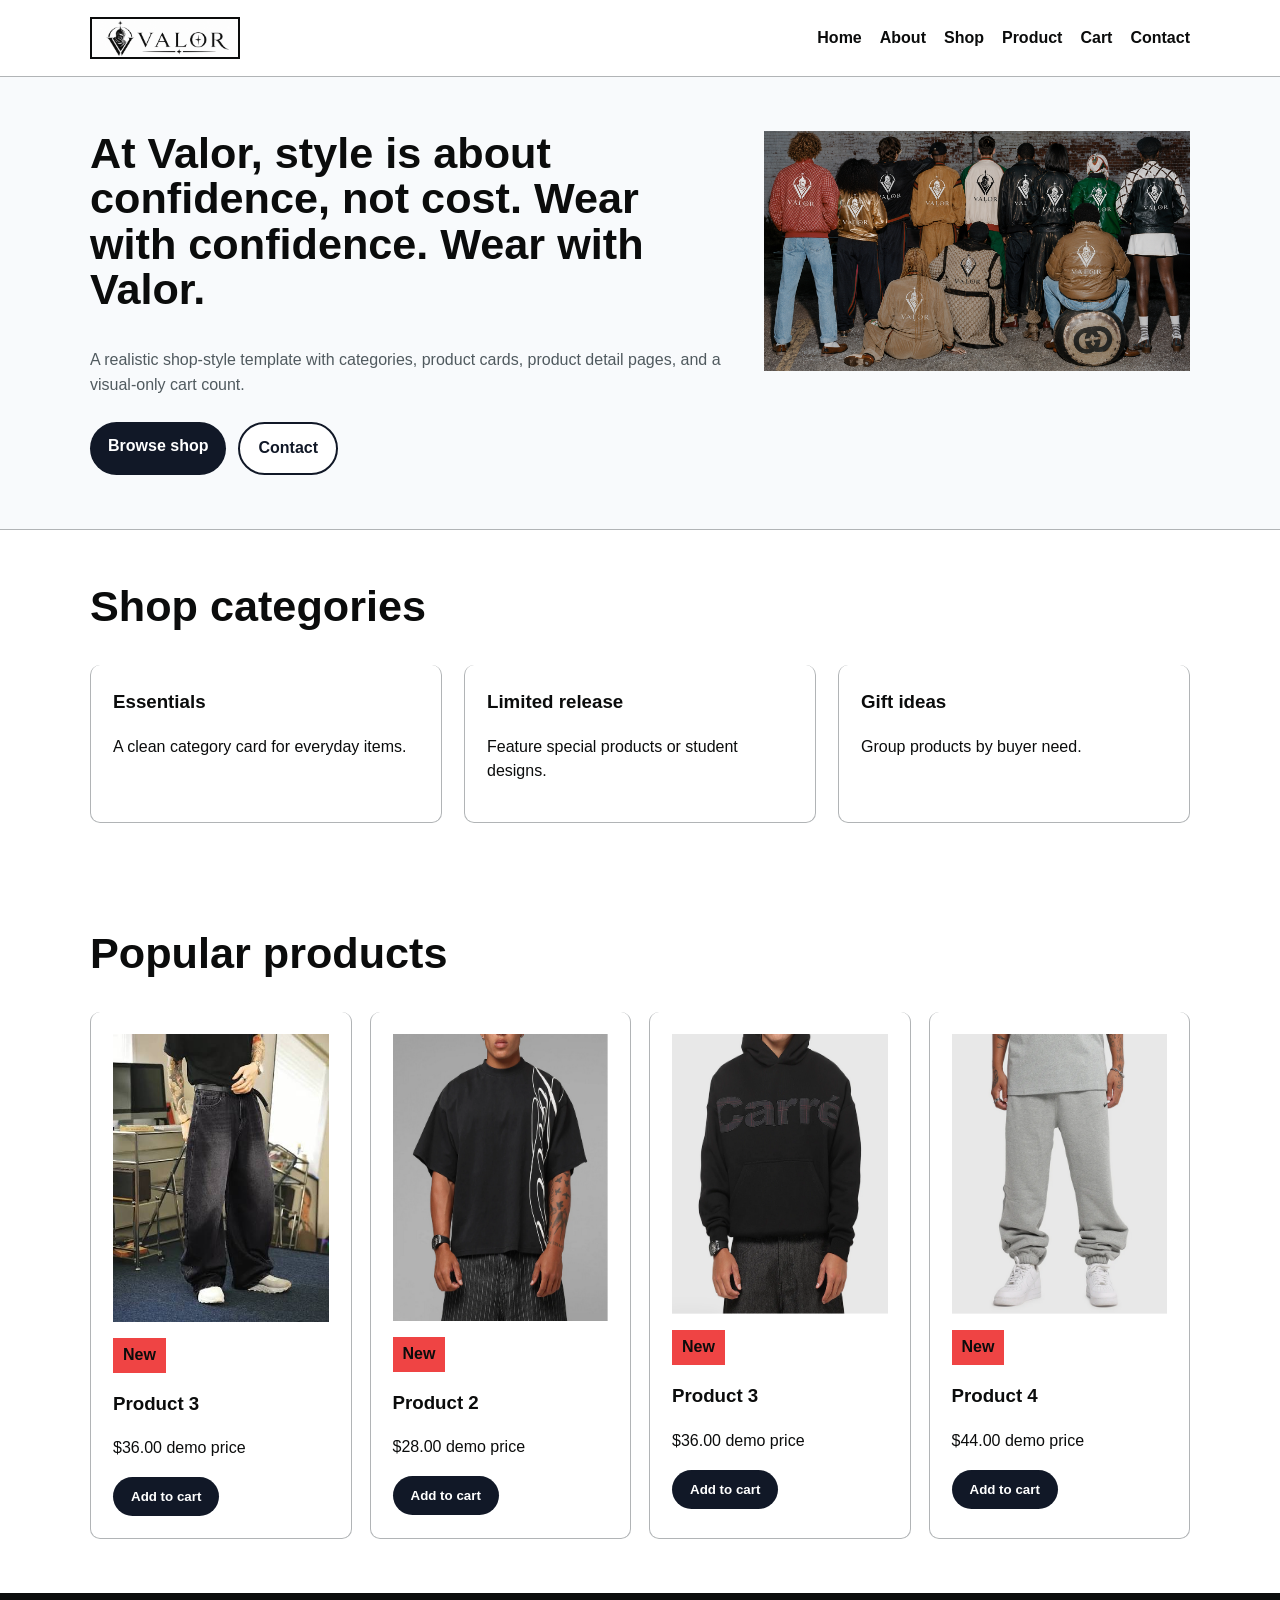
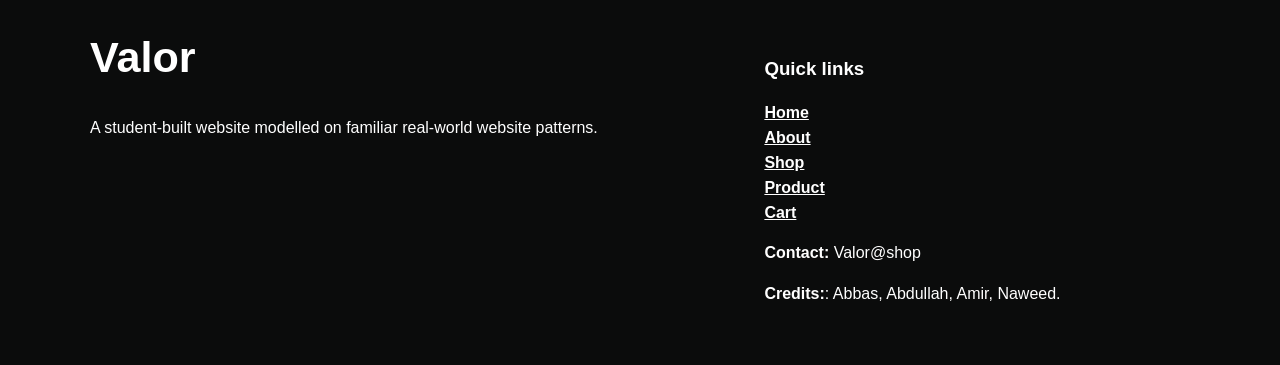
<file: docs/index.html>
<!DOCTYPE html>
<html lang="en">
  <head>
    <meta charset="UTF-8">
    <meta name="viewport" content="width=device-width, initial-scale=1.0">
    <title>Home | Market Studio</title>
    <link rel="stylesheet" href="css/style.css">
  </head>
  <body>
   
    <header class="site-header">
      <div class="container">
        <nav class="navbar" aria-label="Main navigation">
         
         
         
          <!-- TODO: Replace this logo image and text with your own brand. -->
          <a class="logo" href="index.html">
            <img src="assets/images/VAL.png" alt="Valor">
      
          </a>
          <button class="menu-toggle" type="button" aria-expanded="false">Menu <span class="cart-count">0</span>
        </button>
        <ul class="nav-links">
          <li>
            <a href="index.html">Home</a>
          </li>
          <li>
            <a href="about.html">About</a>
          </li>
          <li>
            <a href="shop.html">Shop</a>
          </li>
          <li>
            <a href="product.html">Product</a>
          </li>
          <li>
            <a href="cart.html">Cart</a>
          </li>
          
          <li>
            <a href="contact.html">Contact</a>
          </li>
          
        </ul>
      </nav>
    </div>
  </header>

  
  <main>
    <section class="hero">
      <div class="container hero-layout">
        <div>
          <h2>At Valor, style is about confidence, not cost.
Wear with confidence. Wear with Valor.</h2>
          <p class="lead">A realistic shop-style template with categories, product cards, product detail pages, and a visual-only cart count.</p>
          <div class="button-row">
            <a class="button" href="shop.html">Browse shop</a>
            <a class="button secondary" href="contact.html">Contact</a>
          </div>
        </div>
        <div> <img src="assets/images/Model.png" alt=""></div>
      </div>
    </section>
    <section class="section">
      <div class="container">
        <h2>Shop categories</h2>
        <div class="grid">
          <article class="card">
            <h3>Essentials</h3>
            <p>A clean category card for everyday items.</p>
          </article>
          <article class="card">
            <h3>Limited release</h3>
            <p>Feature special products or student designs.</p>
          </article>
          <article class="card">
            <h3>Gift ideas</h3>
            <p>Group products by buyer need.</p>
          </article>
        </div>
      </div>
    </section>
    <section class="section">
      <div class="container">
        <h2>Popular products</h2>
        <div class="product-grid">
          <article class="card">
            <div class="placeholder-box"><img src="assets/images/pr1.jpg"alt="" style = "width: 100%; height: 100%"></div>
            <p class="tag">New</p>
            <h3>Product 3</h3>
            <p>$36.00 demo price</p>
            <button class="button add-to-cart" type="button">Add to cart</button>
          </article>
          <article class="card">
            <img src="assets/images/tee.png" height = 59.5% width = 100%>  
            <p class="tag">New</p>
            <h3>Product 2</h3>
            <p>$28.00 demo price</p>
            <button class="button add-to-cart" type="button">Add to cart</button>
          </article>
          <article class="card">
           <div class="placeholder-box"><img src="assets/images/hod.png         " alt="" style = "width: 100%; height: 100%"></div>
            <p class="tag">New</p>
            <h3>Product 3</h3>
            <p>$36.00 demo price</p>
            <button class="button add-to-cart" type="button">Add to cart</button>
          </article>
          <article class="card">
           <div class="placeholder-box"><img src="assets/images/pan.png         " alt="" style = "width: 100%; height: 100%"></div>
            <p class="tag">New</p>
            <h3>Product 4</h3>
            <p>$44.00 demo price</p>
            <button class="button add-to-cart" type="button">Add to cart</button>
          </article>
        </div>
      </div>
    </section>
  </main>

  
  <footer class="site-footer">
    <div class="container footer-grid">
      <div>
        <h2>Valor</h2>
        <p>
          <!-- TODO: Replace this description. -->A student-built website modelled on familiar real-world website patterns.</p>
        </div>
        <div>
          <h3>Quick links</h3>
          <ul>
            <li>
              <a href="index.html">Home</a>
            </li>
            <li>
              <a href="about.html">About</a>
            </li>
            <li>
              <a href="shop.html">Shop</a>
            </li>
            <li>
              <a href="product.html">Product</a>
            </li>
            <li>
              <a href="cart.html">Cart</a>
            </li>
          </ul>
          <p>
            <strong>Contact:</strong> Valor@shop</p>
            <p>
              <strong>Credits:</strong>: Abbas, Abdullah, Amir, Naweed.</p>
            </div>
          </div>
        </footer>
        <script src="js/script.js">
        </script>
      </body>
    </html>
</file>
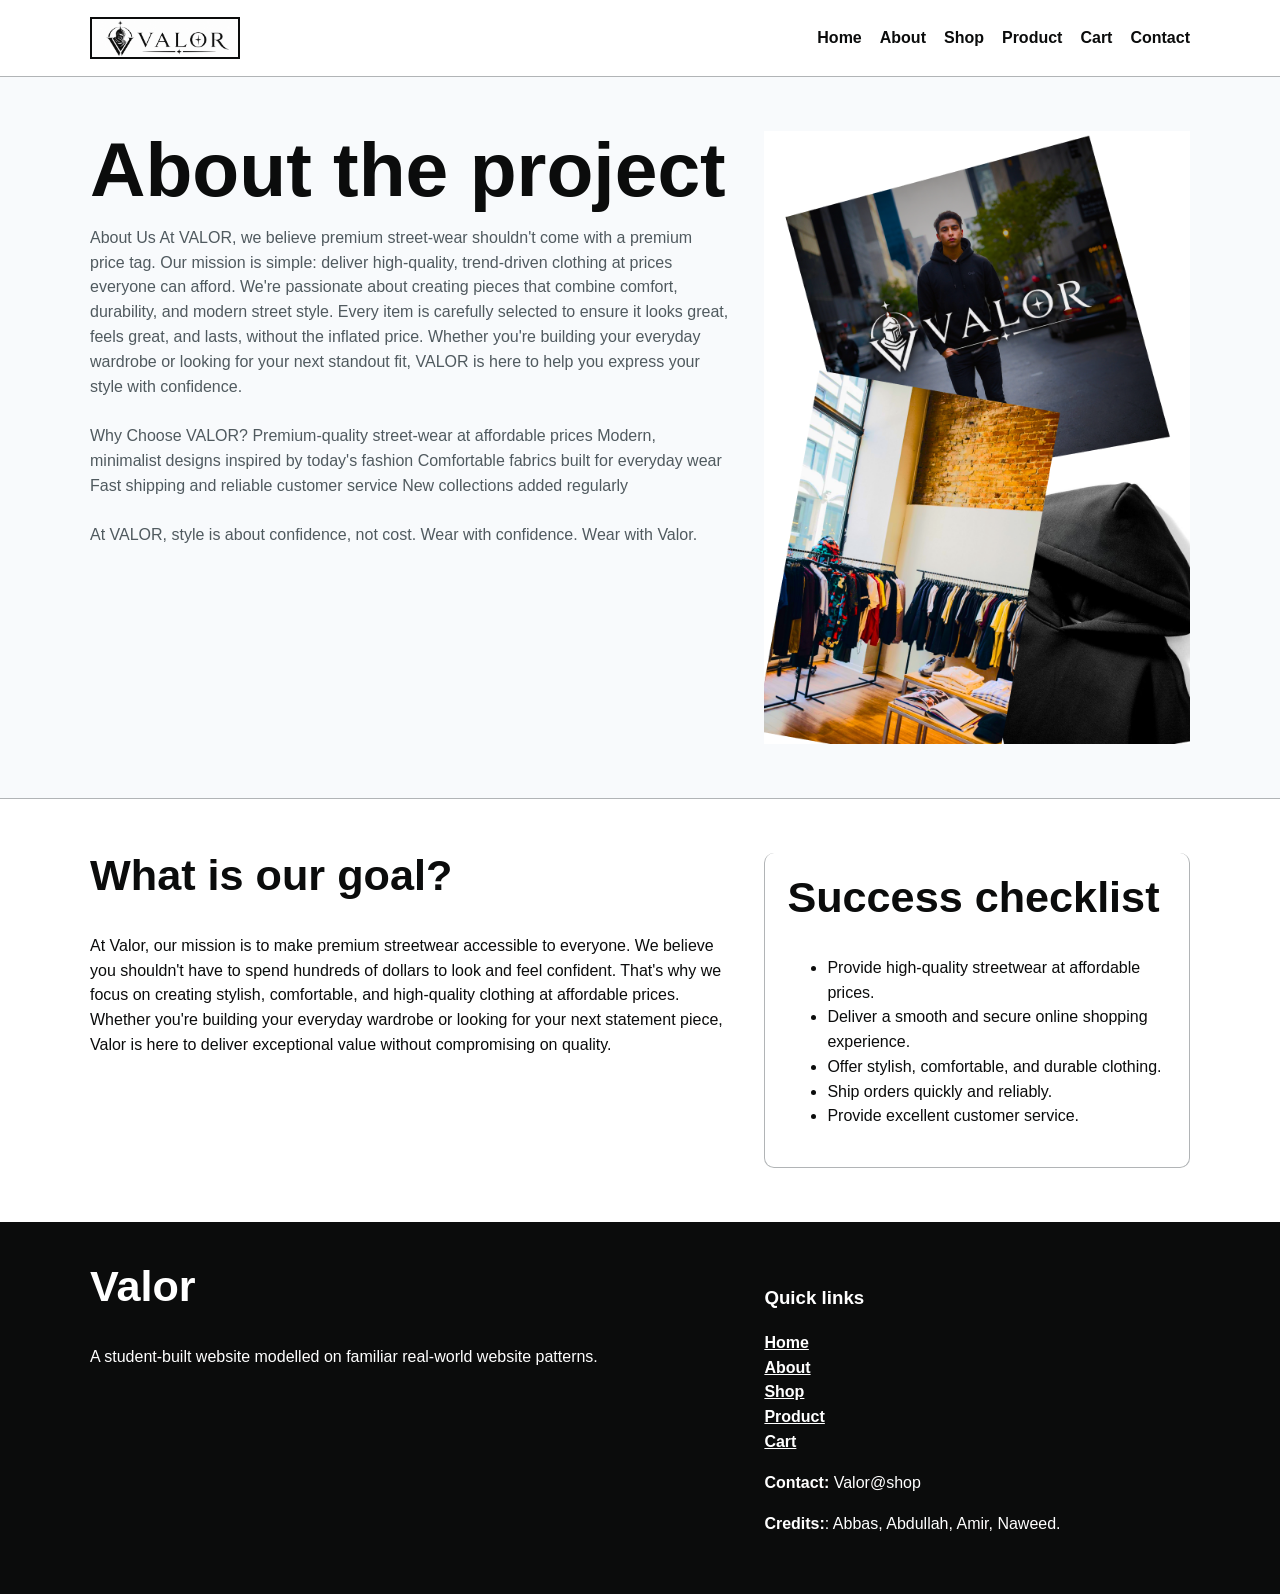
<file: docs/about.html>
<!DOCTYPE html>
<html lang="en">
  <head>
    <meta charset="UTF-8">
    <meta name="viewport" content="width=device-width, initial-scale=1.0">
    <title>About | Market Studio</title>
    <link rel="stylesheet" href="css/style.css">
  </head>
  <body>
    <header class="site-header">
      <div class="container">
        <nav class="navbar" aria-label="Main navigation">
          <!-- TODO: Replace this logo image and text with your own brand. -->
          <a class="logo" href="index.html">
            <img src="assets/images/VAL.png" alt="Valor Logo">
       
          </a>
          <button class="menu-toggle" type="button" aria-expanded="false">Menu <span class="cart-count">0</span>
        </button>
        <ul class="nav-links">
          <li>
            <a href="index.html">Home</a>
          </li>
          <li>
            <a href="about.html">About</a>
          </li>
          <li>
            <a href="shop.html">Shop</a>
          </li>
          <li>
            <a href="product.html">Product</a>
          </li>
          <li>
            <a href="cart.html">Cart</a>
          </li>
            <a href="contact.html">Contact</a>
          </li>
        </ul>
      </nav>
    </div>
  </header>
  <main>
    <section class="hero">
      <div class="container hero-layout">
        <div>
          <h1>About the project</h1>
          <p class="lead">About Us

At VALOR, we believe premium street-wear shouldn't come with a premium price tag. Our mission is simple: deliver high-quality, trend-driven clothing at prices everyone can afford.
We're passionate about creating pieces that combine comfort, durability, and modern street style. Every item is carefully selected to ensure it looks great, feels great, and lasts, without the inflated price.
Whether you're building your everyday wardrobe or looking for your next standout fit, VALOR is here to help you express your style with confidence.
<br>
<br>
Why Choose VALOR?
 Premium-quality street-wear at affordable prices
 Modern, minimalist designs inspired by today's fashion
 Comfortable fabrics built for everyday wear
 Fast shipping and reliable customer service
 New collections added regularly
<br>
<br>
          
At VALOR,
 style is about confidence, not cost.
Wear with confidence. Wear with Valor.
</p>

          <div class="button-row">
           
           
          </div>
        </div>
        <div><img src="assets/images/valo.png"
      </div>
    </section>
    <section class="section">
      <div class="container two-column">
        <div>
          <h2>What is our goal? </h2>
          <p>At Valor, our mission is to make premium streetwear accessible to everyone. We believe you shouldn't have to spend hundreds of dollars to look and feel confident. That's why we focus on creating stylish, comfortable, and high-quality clothing at affordable prices. Whether you're building your everyday wardrobe or looking for your next statement piece, Valor is here to deliver exceptional value without compromising on quality.</p>
        </div>
        <div class="highlight-box">
          <h2>Success checklist</h2>
          <ul>
            <li>Provide high-quality streetwear at affordable prices.</li>
            <li>Deliver a smooth and secure online shopping experience.</li>
            <li>Offer stylish, comfortable, and durable clothing.</li>
            <li>Ship orders quickly and reliably.</li>
            <li>Provide excellent customer service.</li>
          </ul>
        </div>
      </div>
    </section>
  </main>

  
  <footer class="site-footer">
    <div class="container footer-grid">
      <div>
        <h2>Valor</h2>
        <p>
          <!-- TODO: Replace this description. -->A student-built website modelled on familiar real-world website patterns.</p>
        </div>
        <div>
          <h3>Quick links</h3>
          <ul>
            <li>
              <a href="index.html">Home</a>
            </li>
            <li>
              <a href="about.html">About</a>
            </li>
            <li>
              <a href="shop.html">Shop</a>
            </li>
            <li>
              <a href="product.html">Product</a>
            </li>
            <li>
              <a href="cart.html">Cart</a>
            </li>
          </ul>
          <p>
            <strong>Contact:</strong> Valor@shop</p>
            <p>
              <strong>Credits:</strong>: Abbas, Abdullah, Amir, Naweed.</p>
            </div>
          </div>
        </footer>
        <script src="js/script.js">
        </script>
      </body>
    </html>
</file>
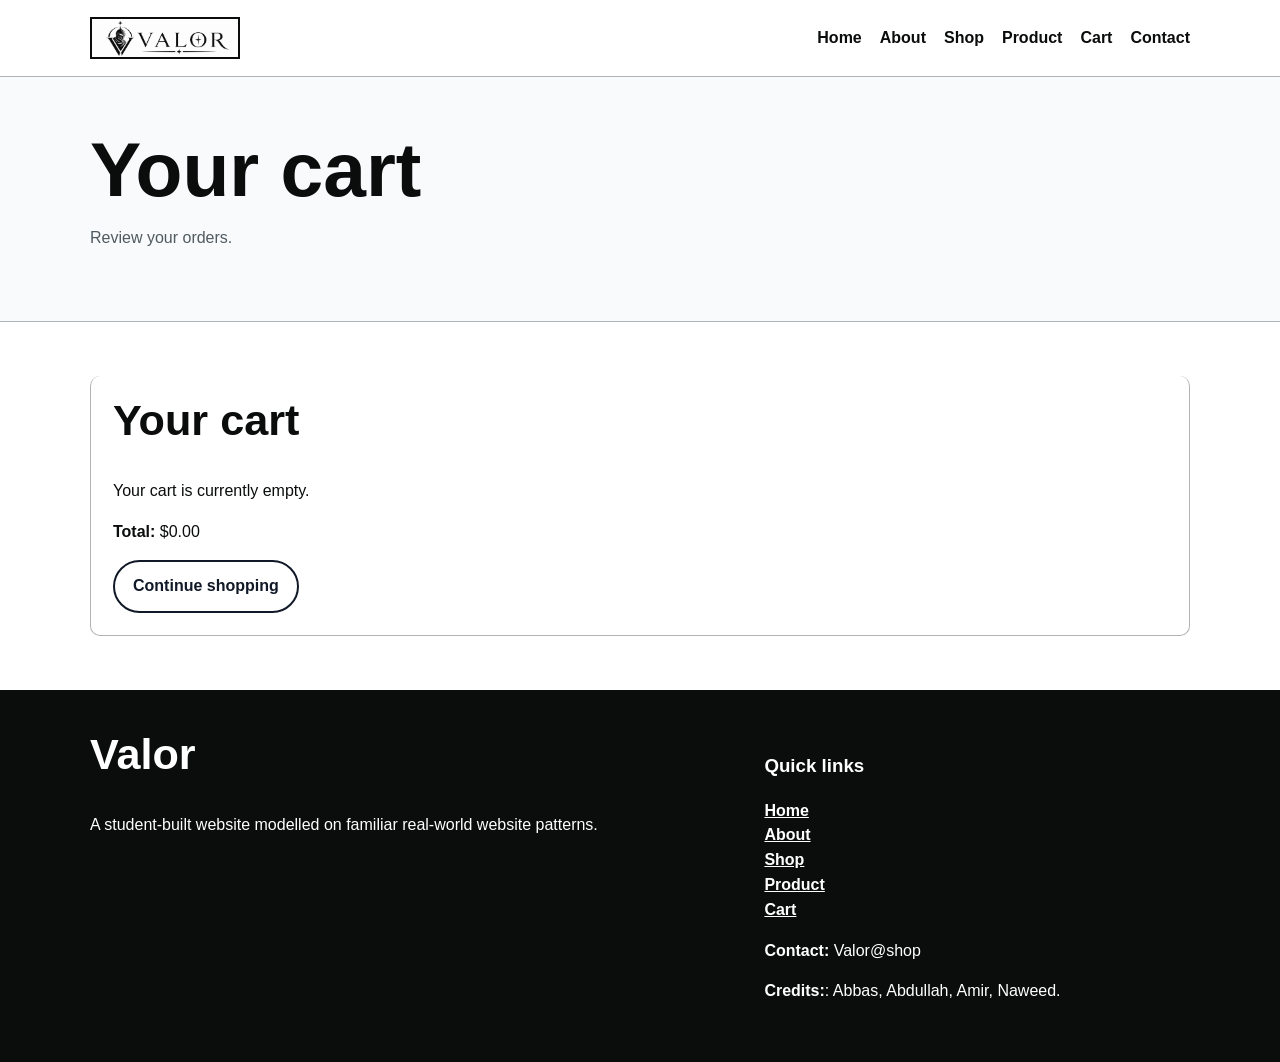
<file: docs/cart.html>
<!DOCTYPE html>
<html lang="en">
  <head>
    <meta charset="UTF-8">
    <meta name="viewport" content="width=device-width, initial-scale=1.0">
    <title>Home | Market Studio</title>
    <link rel="stylesheet" href="css/style.css">
  </head>
  <body>
   
    <header class="site-header">
      <div class="container">
        <nav class="navbar" aria-label="Main navigation">
         
         
         
          <!-- TODO: Replace this logo image and text with your own brand. -->
          <a class="logo" href="index.html">
            <img src="assets/images/VAL.png" alt="Valor">
            
          </a>
          <button class="menu-toggle" type="button" aria-expanded="false">Menu <span class="cart-count">0</span>
        </button>
        <ul class="nav-links">
          <li>
            <a href="index.html">Home</a>
          </li>
          <li>
            <a href="about.html">About</a>
          </li>
          <li>
            <a href="shop.html">Shop</a>
          </li>
          <li>
            <a href="product.html">Product</a>
          </li>
          <li>
            <a href="cart.html">Cart</a>
          </li>
          
          <li>
            <a href="contact.html">Contact</a>
          </li>
          
        </ul>
      </nav>
    </div>
  </header>
  
  <main>

    <section class="hero">
      <div class="container">
        <h1>Your cart</h1>
        <p class="lead">Review your orders.</p>
      </div>
    </section>
    <section class="section">
      <div class="container cart-summary">
        <h2>Your cart</h2>
        <p>Your cart is currently empty.</p>
        <p>
          <strong>Total:</strong> $0.00 </p>
          <a class="button secondary" href="shop.html">Continue shopping</a>
        </div>
      </section>
    </main>
    
    
  <footer class="site-footer">
    <div class="container footer-grid">
      <div>
        <h2>Valor</h2>
        <p>
          <!-- TODO: Replace this description. -->A student-built website modelled on familiar real-world website patterns.</p>
        </div>
        <div>
          <h3>Quick links</h3>
          <ul>
            <li>
              <a href="index.html">Home</a>
            </li>
            <li>
              <a href="about.html">About</a>
            </li>
            <li>
              <a href="shop.html">Shop</a>
            </li>
            <li>
              <a href="product.html">Product</a>
            </li>
            <li>
              <a href="cart.html">Cart</a>
            </li>
          </ul>
          <p>
            <strong>Contact:</strong> Valor@shop</p>
            <p>
              <strong>Credits:</strong>: Abbas, Abdullah, Amir, Naweed.</p>
            </div>
          </div>
        </footer>
        <script src="js/script.js">
        </script>
      </body>
    </html>
</file>
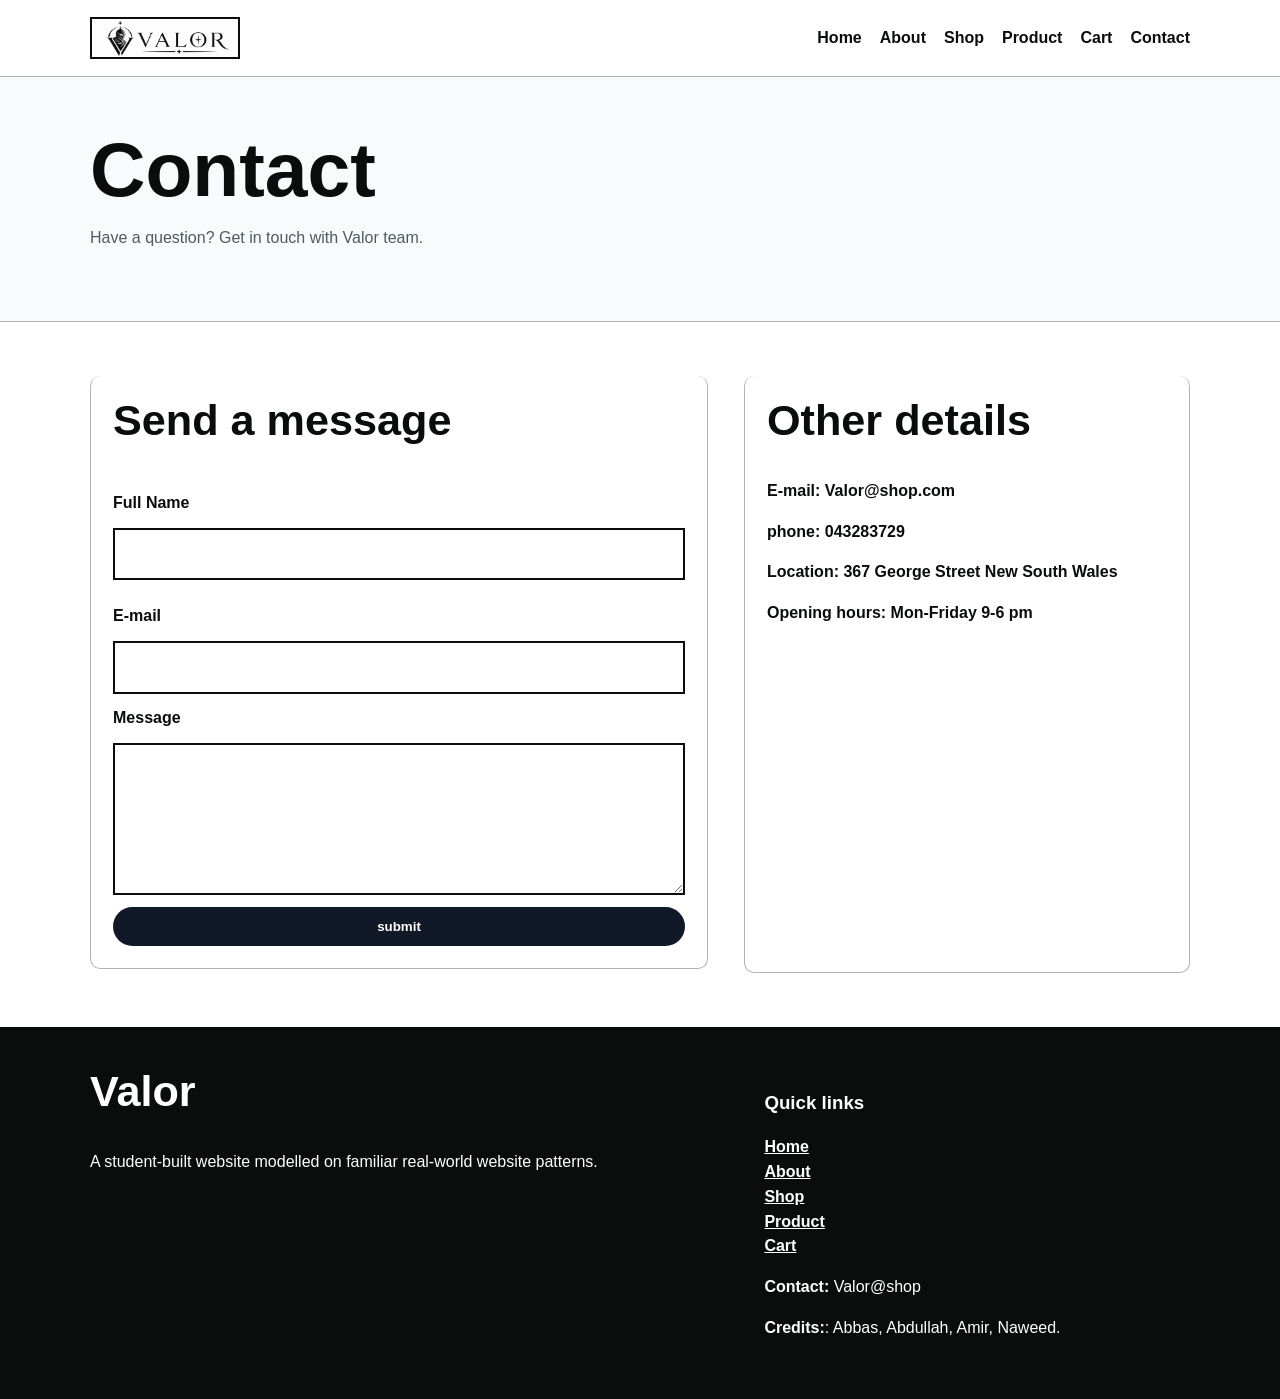
<file: docs/contact.html>
<!DOCTYPE html>
<html lang="en">
  <head>
    <meta charset="UTF-8">
    <meta name="viewport" content="width=device-width, initial-scale=1.0">
    <title>Home | Market Studio</title>
    <link rel="stylesheet" href="css/style.css">
  </head>
  <body>
   
    <header class="site-header">
      <div class="container">
        <nav class="navbar" aria-label="Main navigation">
         
         
         
          <!-- TODO: Replace this logo image and text with your own brand. -->
          <a class="logo" href="index.html">
            <img src="assets/images/VAL.png" alt="Valor">
            
          </a>
          <button class="menu-toggle" type="button" aria-expanded="false">Menu <span class="cart-count">0</span>
        </button>
        <ul class="nav-links">
          <li>
            <a href="index.html">Home</a>
          </li>
          <li>
            <a href="about.html">About</a>
          </li>
          <li>
            <a href="shop.html">Shop</a>
          </li>
          <li>
            <a href="product.html">Product</a>
          </li>
          <li>
            <a href="cart.html">Cart</a>
          </li>
          
          <li>
            <a href="contact.html">Contact</a>
          </li>
          
        </ul>
      </nav>
    </div>
  </header>

    <section class="hero">
      <div class="container">
        <h1>Contact</h1>
        <p class="lead">Have a question?       Get in touch with Valor team.</p>
      </div>
    </section>
    <section class="section">
      <div class="container two-column">
        <form class="card">
          <h2>Send a message</h2>
          <label for="full name">Full Name</label>
          <input valor@store.com>
           <inpul valor2store.com> </inpul>
          <label for="email">E-mail</label>
          <input id="email" type="email">
          <label for="message">Message</label>
          <textarea id="message" rows="5">
          </textarea>
          <button class="button" type="button">submit</button>
        </form>
        <div class="highlight-box">
          <h2>Other details</h2>
          <p>
          <label>E-mail: <strong>Valor@shop.com</strong><p></p>
            <label> phone: </strog> 043283729<p></p>
              <strong>Location:</strong> 367 George Street New South Wales</p>
              <label>Opening hours:</label>  Mon-Friday  9-6 pm<p></p>
            <iframe src="https://www.google.com/maps/embed?pb=!1m18!1m12!1m3!1d29724686.213439044!2d111.87860458660546!3d-24.571874936088648!2m3!1f0!2f0!3f0!3m2!1i1024!2i768!4f13.1!3m3!1m2!1s0x2b2bfd076787c5df%3A0x538267a1955b1352!2sAustralia!5e0!3m2!1sen!2sau!4v1783475779825!5m2!1sen!2sau" width="400" height="300" style="border:0;" allowfullscreen="" loading="lazy" referrerpolicy="strict-origin-when-cross-origin"></iframe>
            </div>
            </div>
          </div>
        </section>
      </main>

      
  <footer class="site-footer">
    <div class="container footer-grid">
      <div>
        <h2>Valor</h2>
        <p>
          <!-- TODO: Replace this description. -->A student-built website modelled on familiar real-world website patterns.</p>
        </div>
        <div>
          <h3>Quick links</h3>
          <ul>
            <li>
              <a href="index.html">Home</a>
            </li>
            <li>
              <a href="about.html">About</a>
            </li>
            <li>
              <a href="shop.html">Shop</a>
            </li>
            <li>
              <a href="product.html">Product</a>
            </li>
            <li>
              <a href="cart.html">Cart</a>
            </li>
          </ul>
          <p>
            <strong>Contact:</strong> Valor@shop</p>
            <p>
              <strong>Credits:</strong>: Abbas, Abdullah, Amir, Naweed.</p>
            </div>
          </div>
        </footer>
        <script src="js/script.js">
        </script>
      </body>
    </html>
</file>
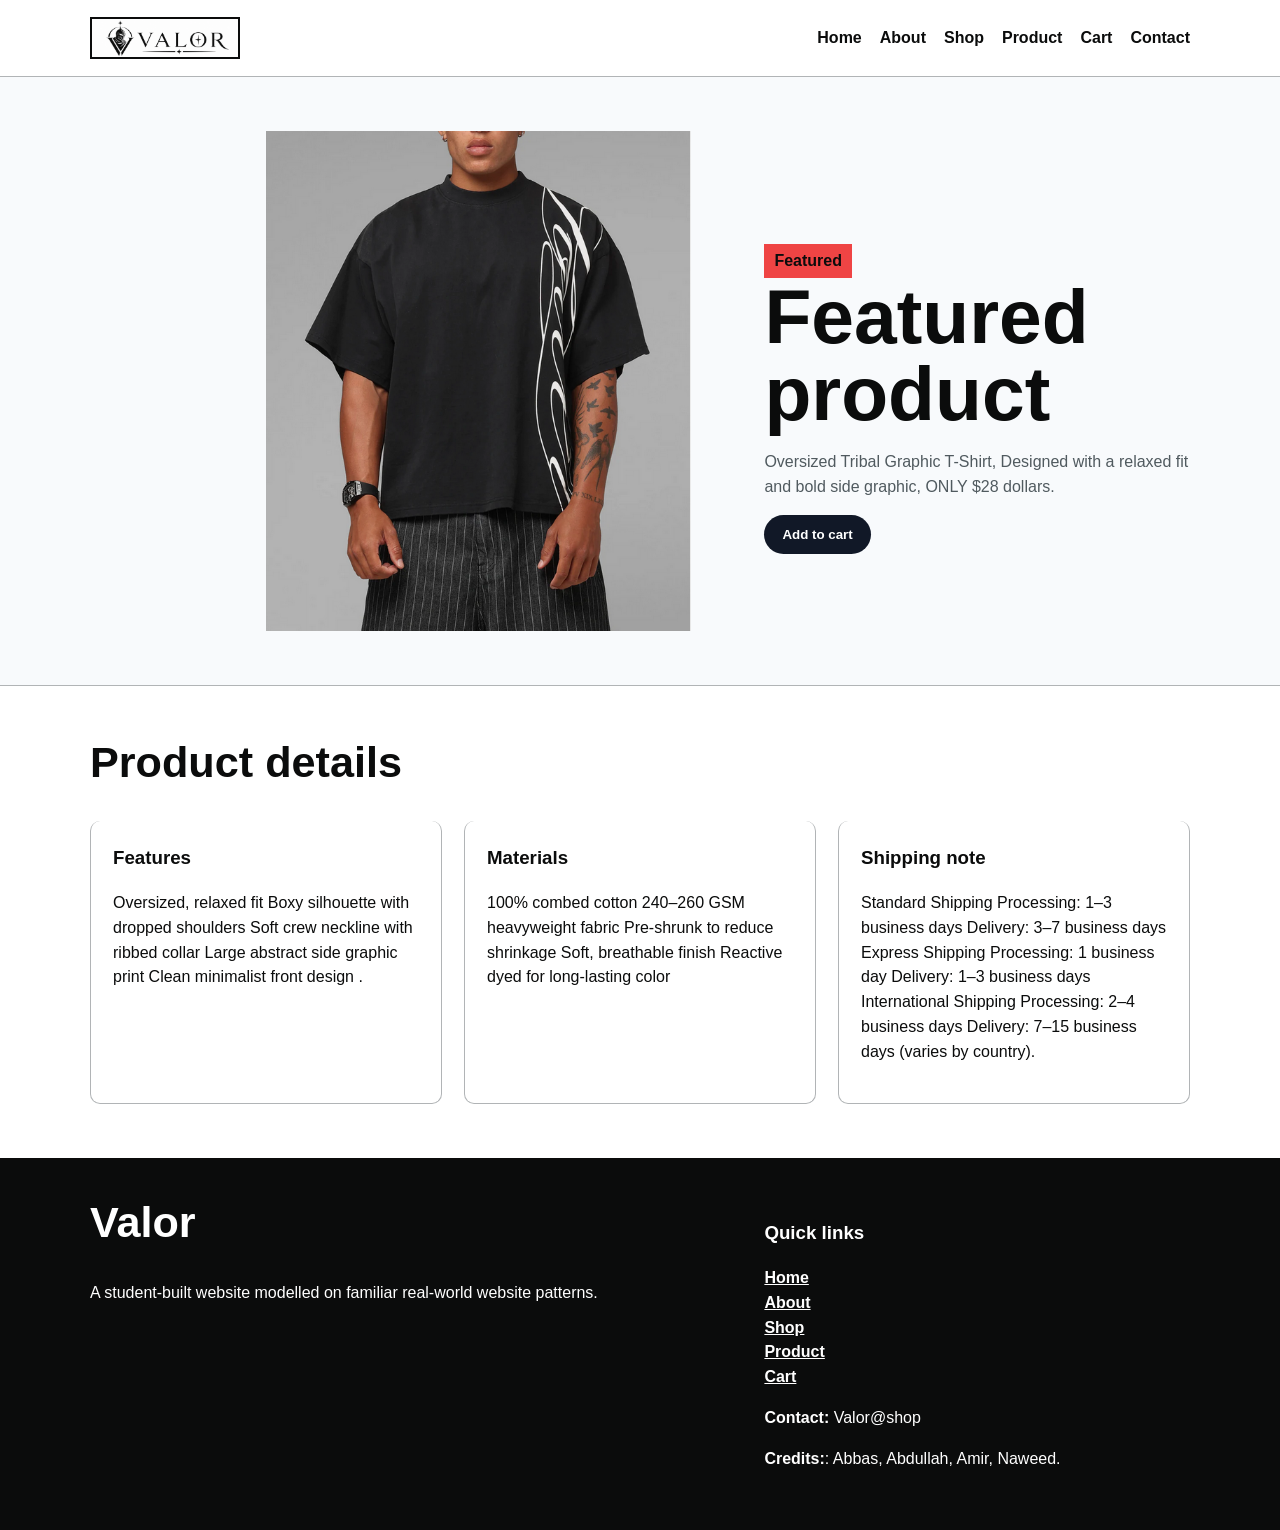
<file: docs/product.html>
<!DOCTYPE html>
<html lang="en">
  <head>
    <meta charset="UTF-8">
    <meta name="viewport" content="width=device-width, initial-scale=1.0">
    <title>Home | Market Studio</title>
    <link rel="stylesheet" href="css/style.css">
  </head>
  <body>
   
    <header class="site-header">
      <div class="container">
        <nav class="navbar" aria-label="Main navigation">
         
         
         
          <!-- TODO: Replace this logo image and text with your own brand. -->
          <a class="logo" href="index.html">
            <img src="assets/images/VAL.png" alt="Valor">
         
          </a>
          <button class="menu-toggle" type="button" aria-expanded="false">Menu <span class="cart-count">0</span>
        </button>
        <ul class="nav-links">
          <li>
            <a href="index.html">Home</a>
          </li>
          <li>
            <a href="about.html">About</a>
          </li>
          <li>
            <a href="shop.html">Shop</a>
          </li>
          <li>
            <a href="product.html">Product</a>
          </li>
          <li>
            <a href="cart.html">Cart</a>
          </li>
          
          <li>
            <a href="contact.html">Contact</a>
          </li>
          
        </ul>
      </nav>
    </div>
  </header>



  <main>
    <section class="hero">
      <div class="container hero-layout product-hero">
        <div class="product-hero-image">
          <img src="assets/images/tee.png" alt="Market Studio logo">
        </div>
        <div class="product-hero-copy">
          <span class="tag">Featured</span>
          <h1>Featured product</h1>
          <p class="lead">Oversized Tribal Graphic T-Shirt, Designed with a relaxed fit and bold side graphic, ONLY $28 dollars.</p>
          <button class="button add-to-cart" type="button">Add to cart</button>
        </div>
      </div>
    </section>
    <section class="section">
      <div class="container">
        <h2>Product details</h2>
        <div class="grid">
          <article class="card">
            <h3>Features</h3>
            <p> Oversized, relaxed fit
Boxy silhouette with dropped shoulders
Soft crew neckline with ribbed collar
Large abstract side graphic print
Clean minimalist front design
.</p>
          </article>
          <article class="card">
            <h3>Materials</h3>
            <p>100% combed cotton
240–260 GSM heavyweight fabric
Pre-shrunk to reduce shrinkage
Soft, breathable finish
Reactive dyed for long-lasting color</p>
          </article>
          <article class="card">
            <h3>Shipping note</h3>
            <p>
              
              Standard Shipping

Processing: 1–3 business days

Delivery: 3–7 business days


Express Shipping

Processing: 1 business day
Delivery: 1–3 business days

International Shipping

Processing: 2–4 business days
Delivery: 7–15 business days (varies by country).</p>
          </article>
        </div>
      </div>
    </section>
  </main>
  

  
  <footer class="site-footer">
    <div class="container footer-grid">
      <div>
        <h2>Valor</h2>
        <p>
          <!-- TODO: Replace this description. -->A student-built website modelled on familiar real-world website patterns.</p>
        </div>
        <div>
          <h3>Quick links</h3>
          <ul>
            <li>
              <a href="index.html">Home</a>
            </li>
            <li>
              <a href="about.html">About</a>
            </li>
            <li>
              <a href="shop.html">Shop</a>
            </li>
            <li>
              <a href="product.html">Product</a>
            </li>
            <li>
              <a href="cart.html">Cart</a>
            </li>
          </ul>
          <p>
            <strong>Contact:</strong> Valor@shop</p>
            <p>
              <strong>Credits:</strong>: Abbas, Abdullah, Amir, Naweed.</p>
            </div>
          </div>
        </footer>
        <script src="js/script.js">
        </script>
      </body>
    </html>
</file>
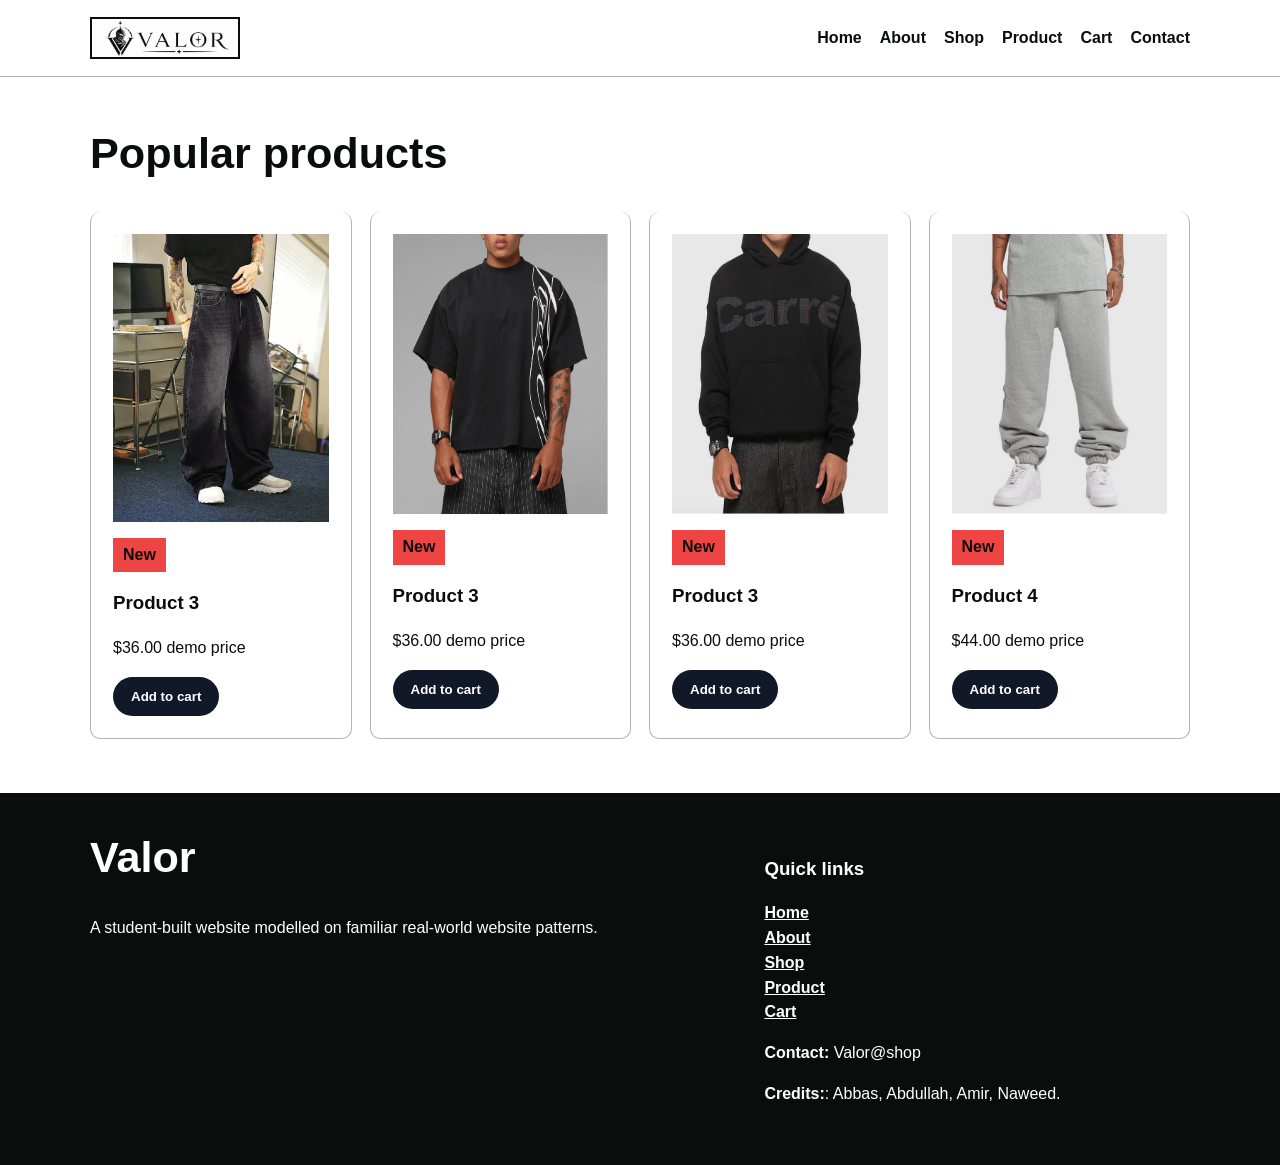
<file: docs/shop.html>
<!DOCTYPE html>
<html lang="en">
  <head>
    <meta charset="UTF-8">
    <meta name="viewport" content="width=device-width, initial-scale=1.0">
    <title>Home | Market Studio</title>
    <link rel="stylesheet" href="css/style.css">
  </head>
  <body>
   
    <header class="site-header">
      <div class="container">
        <nav class="navbar" aria-label="Main navigation">
         
         
         
          <!-- TODO: Replace this logo image and text with your own brand. -->
          <a class="logo" href="index.html">
            <img src="assets/images/VAL.png" alt="Valor">
    
          </a>
          <button class="menu-toggle" type="button" aria-expanded="false">Menu <span class="cart-count">0</span>
        </button>
        <ul class="nav-links">
          <li>
            <a href="index.html">Home</a>
          </li>
          <li>
            <a href="about.html">About</a>
          </li>
          <li>
            <a href="shop.html">Shop</a>
          </li>
          <li>
            <a href="product.html">Product</a>
          </li>
          <li>
            <a href="cart.html">Cart</a>
          </li>
          
          <li>
            <a href="contact.html">Contact</a>
          </li>
          
        </ul>
      </nav>
    </div>
  </header>



  <main>
    <section class="section">
      <div class="container">
        <h2>Popular products</h2>
        <div class="product-grid">
          <article class="card">
            <div class="placeholder-box"><img src="assets/images/pr1.jpg         " alt="" style = "width: 100%; height: 100%"></div>
            <p class="tag">New</p>
            <h3>Product 3</h3>
            <p>$36.00 demo price</p>
            <button class="button add-to-cart" type="button">Add to cart</button>
          </article>
          <article class="card">
            <div class="placeholder-box"><img src="assets/images/tee.png         " alt="" style = "width: 100%; height: 100%"></div>
            <p class="tag">New</p>
            <h3>Product 3</h3>
            <p>$36.00 demo price</p>
            <button class="button add-to-cart" type="button">Add to cart</button>
          </article>
          <article class="card">
            <div class="placeholder-box"><img src="assets/images/hod.png         " alt="" style = "width: 100%; height: 100%"></div>
            <p class="tag">New</p>
            <h3>Product 3</h3>
            <p>$36.00 demo price</p>
            <button class="button add-to-cart" type="button">Add to cart</button>
          </article>
          <article class="card">
            <div class="placeholder-box"><img src="assets/images/pan.png         " alt="" style = "width: 100%; height: 100%"></div>
            <p class="tag">New</p>
            <h3>Product 4</h3>
            <p>$44.00 demo price</p>
            <button class="button add-to-cart" type="button">Add to cart</button>
          </article>
          
        </div>
      </div>
    </section>

  </main>

  
  <footer class="site-footer">
    <div class="container footer-grid">
      <div>
        <h2>Valor</h2>
        <p>
          <!-- TODO: Replace this description. -->A student-built website modelled on familiar real-world website patterns.</p>
        </div>
        <div>
          <h3>Quick links</h3>
          <ul>
            <li>
              <a href="index.html">Home</a>
            </li>
            <li>
              <a href="about.html">About</a>
            </li>
            <li>
              <a href="shop.html">Shop</a>
            </li>
            <li>
              <a href="product.html">Product</a>
            </li>
            <li>
              <a href="cart.html">Cart</a>
            </li>
          </ul>
          <p>
            <strong>Contact:</strong> Valor@shop</p>
            <p>
              <strong>Credits:</strong>: Abbas, Abdullah, Amir, Naweed.</p>
            </div>
          </div>
        </footer>
        <script src="js/script.js">
        </script>
      </body>
    </html>
</file>
<file: docs/css/style.css>
/* Modern shop style inspired by real ecommerce product grids. */
:root { --primary-colour: #111827; --secondary-colour: #ef4444; --background-colour: #ffffff; --text-colour: #0b0c0c; --card-colour: #f8fafc; --border-colour: #b1b4b6; --muted-colour: #505a5f; --border-radius: 10px; --section-padding: 54px; --max-width: 1100px; --font-family: Arial, Helvetica, sans-serif; }
* { box-sizing: border-box; } body { margin: 0; font-family: var(--font-family); color: var(--text-colour); background: var(--background-colour); line-height: 1.55; } img { max-width: 100%; display: block; } a { color: var(--primary-colour); font-weight: 700; }
.service-bar { background: #0b0c0c; color: #fff; padding: 10px 0; font-weight: 700; }
.container { width: min(100% - 32px, var(--max-width)); margin: 0 auto; }
.site-header { border-bottom: 1px solid var(--border-colour); background: #fff; } .navbar { min-height: 76px; display: flex; justify-content: space-between; align-items: center; gap: 24px; }
.logo { display: inline-flex; align-items: center; gap: 10px; color: #0b0c0c; text-decoration: none; font-size: 1.3rem; font-weight: 900; } .logo img { width: 150px; height: 42px; border: 2px solid #0b0c0c; object-fit: cover; }
.menu-toggle { display: none; border: 2px solid #0b0c0c; background: #fff; padding: 8px 12px; font: inherit; font-weight: 900; }
.nav-links { display: flex; flex-wrap: wrap; gap: 18px; list-style: none; margin: 0; padding: 0; } .nav-links a { color: #0b0c0c; text-decoration: none; } .nav-links a:hover, .nav-links a:focus { text-decoration: underline; text-decoration-thickness: 3px; }
.hero, .section { padding: var(--section-padding) 0; } .hero { background: var(--card-colour); border-bottom: 1px solid var(--border-colour); }
.hero-layout, .two-column, .footer-grid { display: grid; grid-template-columns: 1.2fr .8fr; gap: 36px; align-items: start; }
.product-hero { align-items: center; }
.product-hero-image { display: flex; justify-content: flex-end; }
.product-hero-image img { width: 500px; height: 500px; object-fit: contain; }
.product-hero-copy { padding-top: 36px; }
h1 { font-size: clamp(2.4rem, 7vw, 4.8rem); line-height: 1; margin: 0 0 18px; } h2 { font-size: clamp(1.7rem, 4vw, 2.7rem); line-height: 1.05; margin-top: 0; } .lead { font-size: 2.00; color: var(--muted-colour); max-width: 720px; }
.button-row { display: flex; flex-wrap: wrap; gap: 12px; margin-top: 24px; } .button { display: inline-block; background: var(--primary-colour); color: #fff; padding: 12px 18px; border: 0; box-shadow: none; border-radius: 999px; text-decoration: none; font-weight: 900; cursor: pointer; } .button.secondary { background: #fff; color: var(--primary-colour); border: 2px solid var(--primary-colour); box-shadow: none; }
.grid { display: grid; grid-template-columns: repeat(3, 1fr); gap: 22px; } .product-grid { display: grid; grid-template-columns: repeat(4, 1fr); gap: 18px; }
.card, .highlight-box, .faq-item, .cart-summary { background: #fff; border: 1px solid var(--border-colour); border-top: 0; border-radius: var(--border-radius); padding: 22px; } .card h3 { margin-top: 0; }
.task-list { counter-reset: step; border-top: 1px solid var(--border-colour); } .task-list li { counter-increment: step; list-style: none; padding: 18px 0 18px 52px; border-bottom: 1px solid var(--border-colour); position: relative; } .task-list li::before { content: counter(step); position: absolute; left: 0; top: 18px; width: 34px; height: 34px; display: grid; place-items: center; background: var(--primary-colour); color: #fff; font-weight: 900; border-radius: 50%; }
.tag { display: inline-block; background: var(--secondary-colour); color: #0b0c0c; padding: 5px 10px; font-weight: 900; }
form { display: grid; gap: 12px; } label { font-weight: 900; } input, textarea, select { width: 100%; padding: 12px; border: 2px solid #0b0c0c; font: inherit; }
.site-footer { padding: 42px 0; background: #0b0c0c; color: #fff; } .site-footer a { color: #fff; } .site-footer ul { list-style: none; padding: 0; }
.cart-count { background: var(--secondary-colour); color: #0b0c0c; padding: 2px 7px; margin-left: 4px; }
@media (max-width: 880px) { .menu-toggle { display: inline-block; } .navbar { flex-wrap: wrap; padding: 14px 0; } .nav-links { display: none; width: 100%; flex-direction: column; align-items: flex-start; } .nav-links.is-open { display: flex; } .hero-layout, .two-column, .footer-grid, .grid, .product-grid { grid-template-columns: 1fr; } .product-hero-image { justify-content: center; } .product-hero-image img { width: min(100%, 500px); height: auto; } .product-hero-copy { padding-top: 0; } }

.placeholder-box {
  min-height: 280px;

  background: #fff;
  display: grid;
  place-items: center;
  text-align: center;
  padding: 0px;
  color: var(--muted-colour);
  font-weight: 700;
}
</file>
